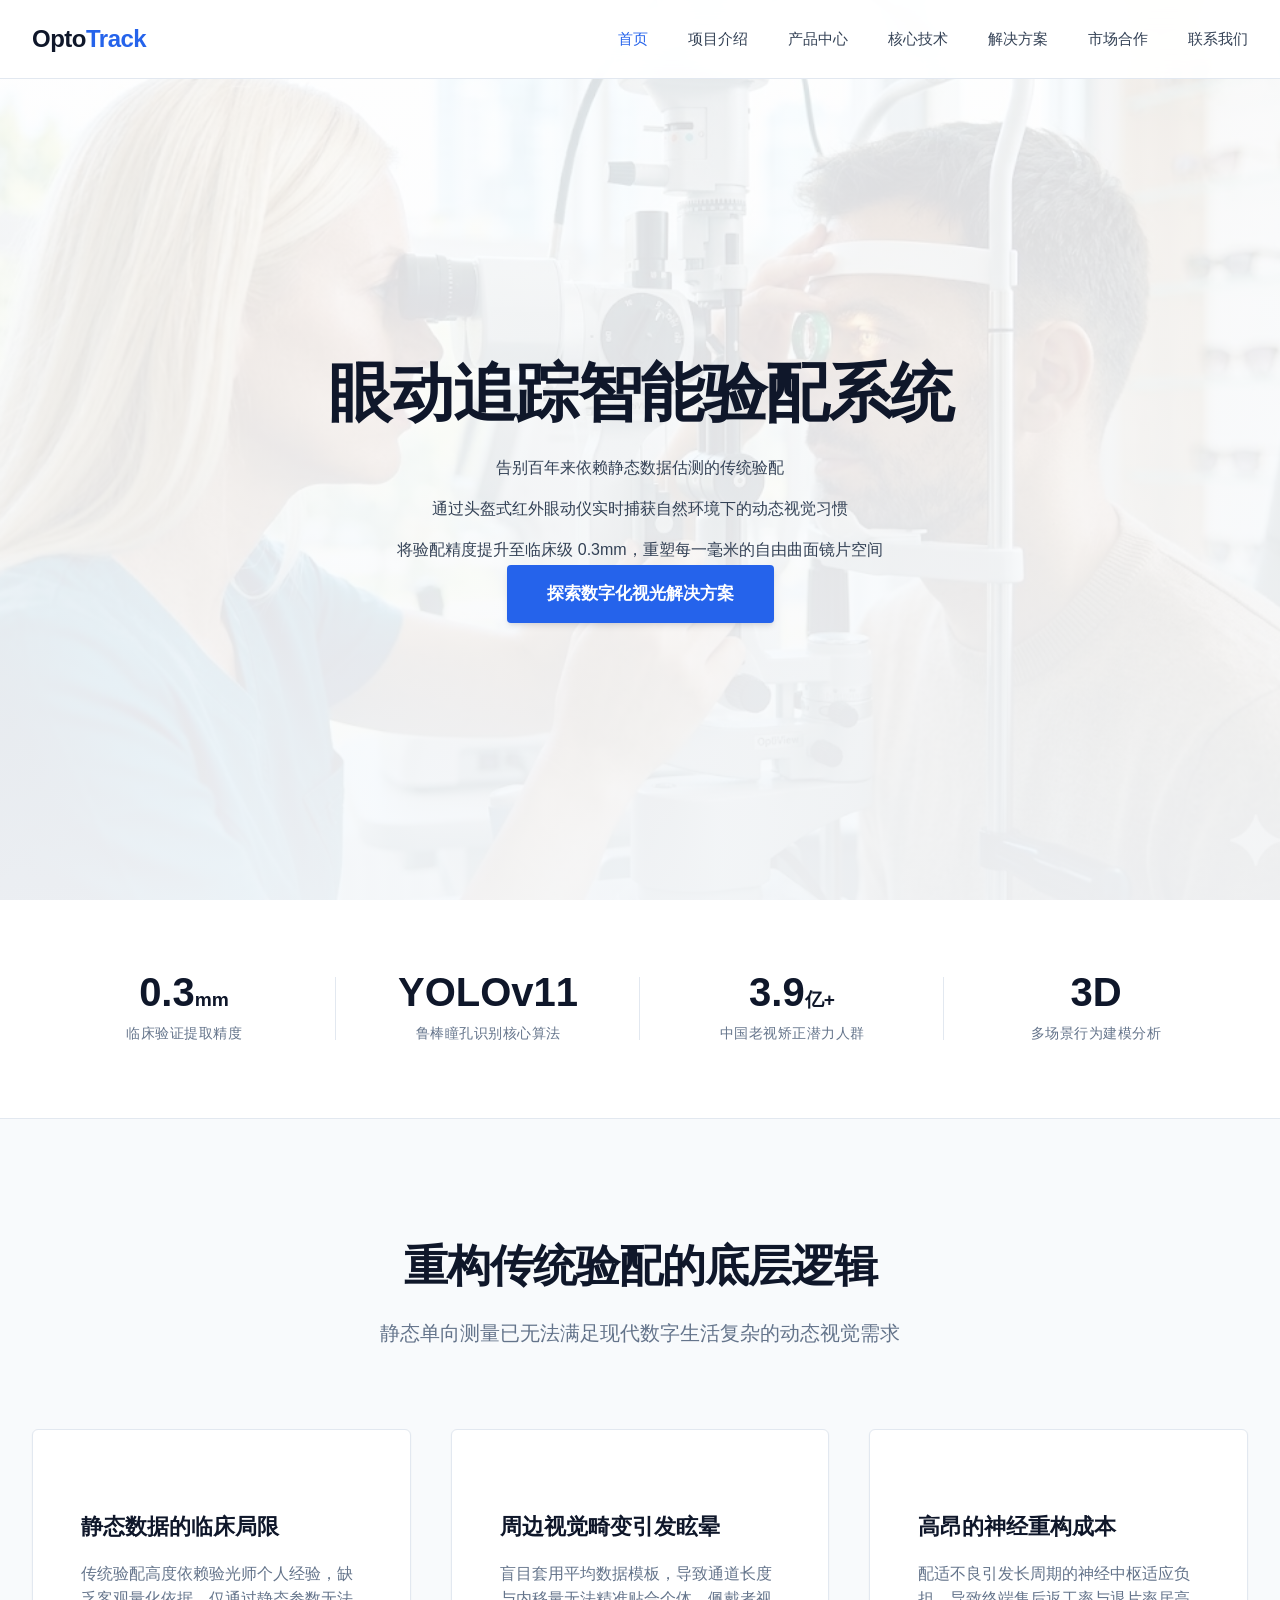
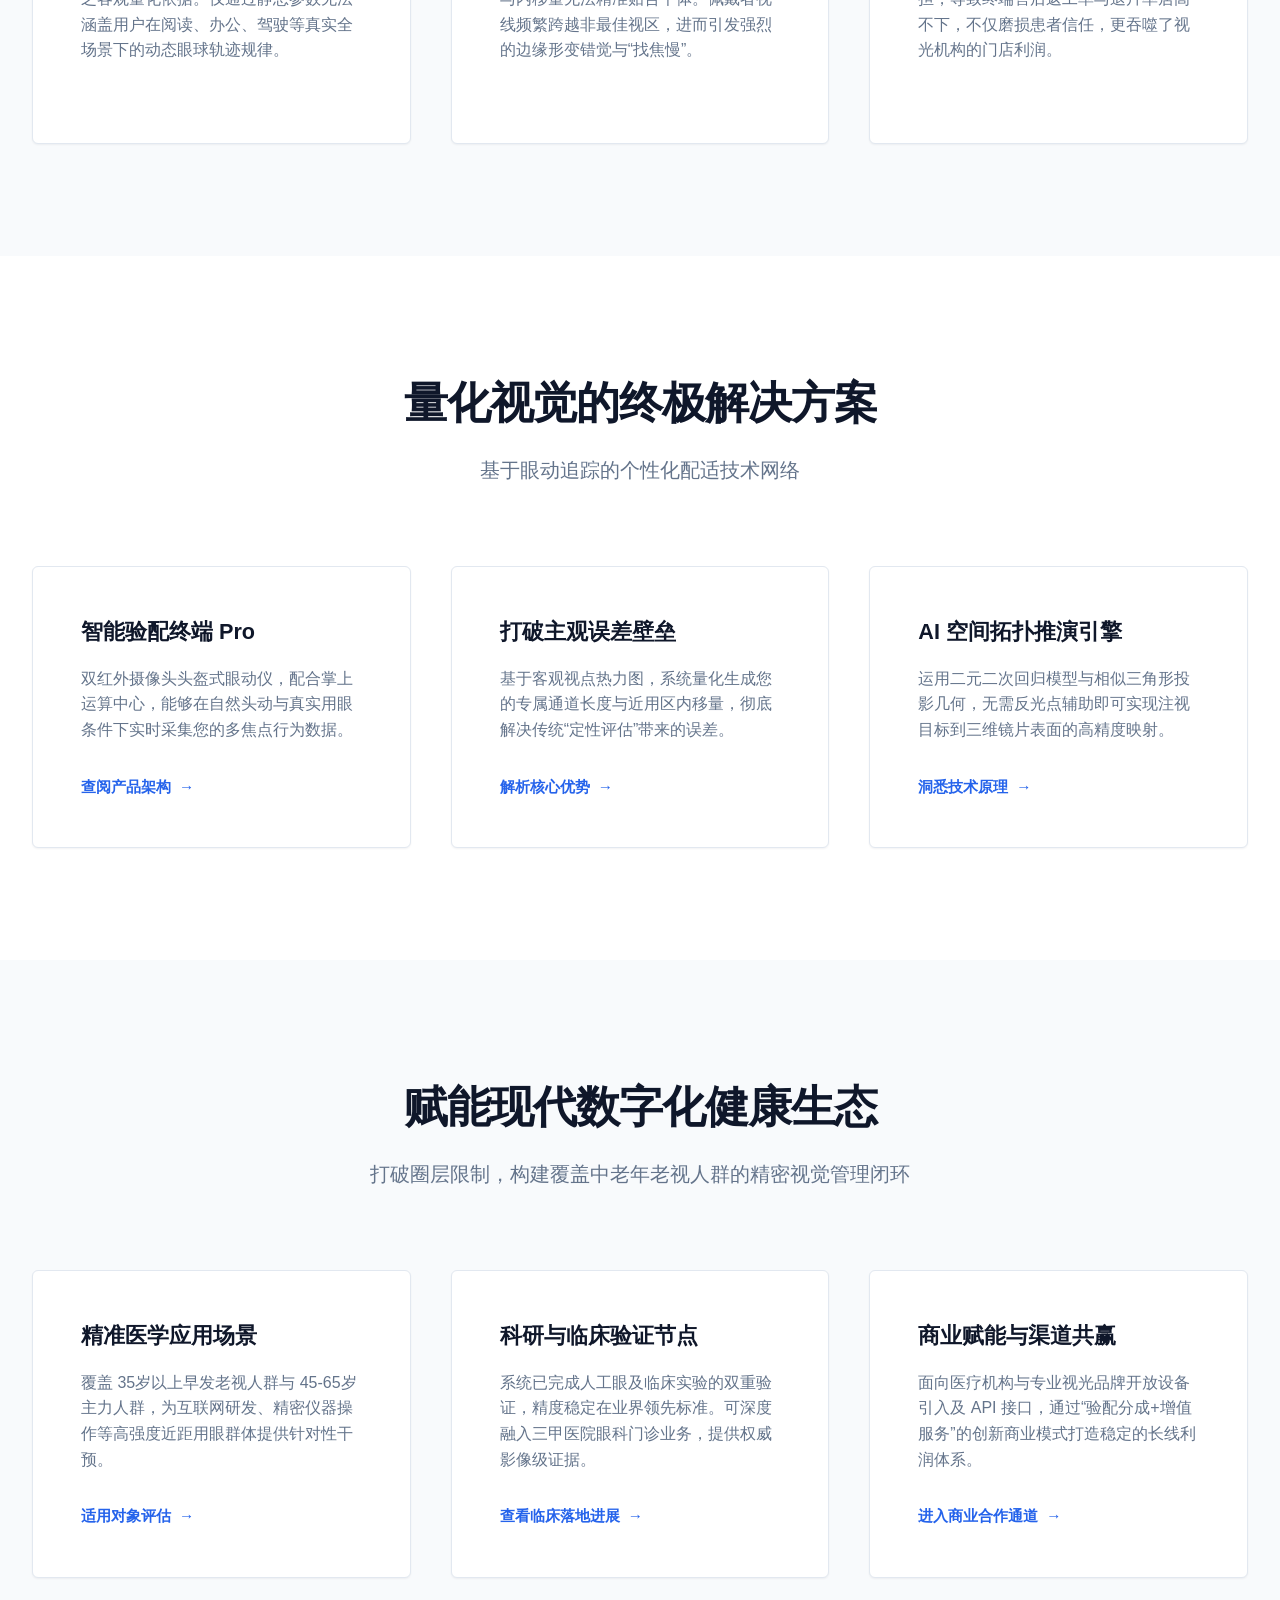
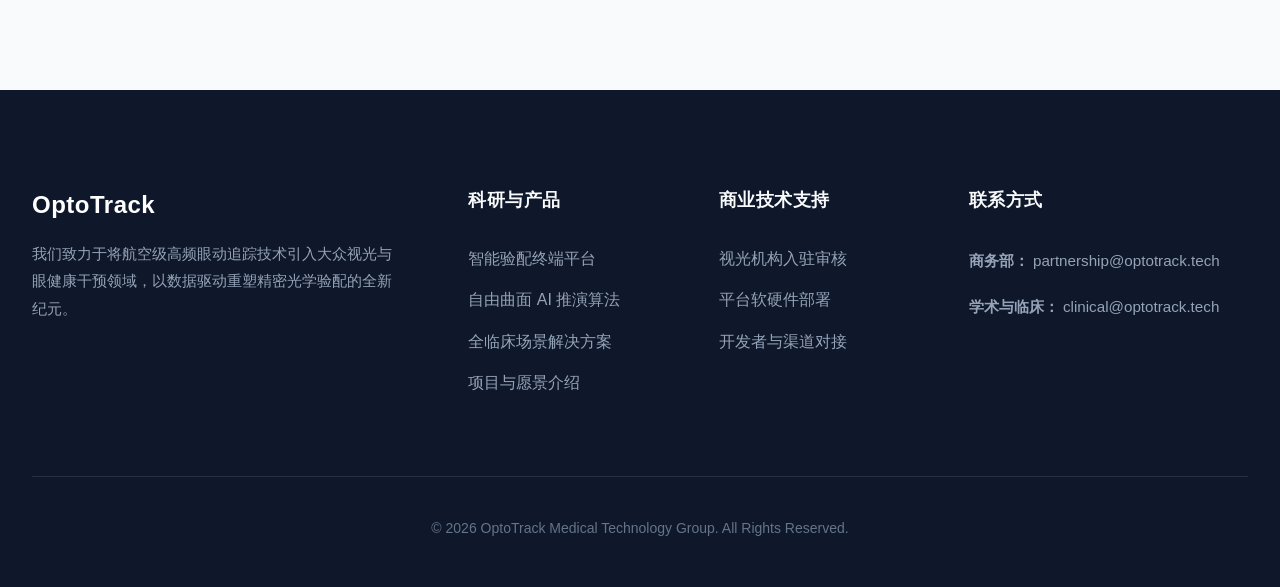
<file: index.html>
<!DOCTYPE html>
<html lang="zh-CN">
<head>
    <meta charset="UTF-8">
    <meta name="viewport" content="width=device-width, initial-scale=1.0">
    <title>OptoTrack | 基于眼动追踪的渐进多焦点镜片智能验配系统</title>
    <meta name="description" content="全球首创医疗级眼动追踪智能验配平台，为老视群体提供基于动态视觉习惯的纯客观、高精度渐进多焦点镜片定制方案。">
    <link rel="stylesheet" href="style.css">
</head>
<body>

    <header class="nav-header">
        <div class="nav-container">
            <a href="index.html" class="logo-brand">Opto<span>Track</span></a>
            
            <ul class="nav-menu">
                <li><a href="index.html" class="active">首页</a></li>
                <li><a href="1about.html">项目介绍</a></li>
                <li><a href="2product.html">产品中心</a></li>
                <li><a href="3tech.html">核心技术</a></li>
                <li><a href="4solu.html">解决方案</a></li>
                <li><a href="5market.html">市场合作</a></li>
                <li><a href="index.html#contact-footer">联系我们</a></li> 
            </ul>
        </div>
    </header>

    <section class="hero-scrolly">
        <div class="hero-content">
            <h1 class="hero-title">眼动追踪智能验配系统</h1>
            <div class="hero-desc">
                <p>告别百年来依赖静态数据估测的传统验配</p>
                <p>通过头盔式红外眼动仪实时捕获自然环境下的动态视觉习惯</p>
                <p>将验配精度提升至临床级 0.3mm，重塑每一毫米的自由曲面镜片空间</p>
            </div>
            <a href="4solu.html" class="hero-cta">探索数字化视光解决方案</a>
        </div>
    </section>

    <section class="trust-bar">
        <div class="trust-container">
            <div class="trust-item">
                <span class="trust-metric">0.3<span style="font-size:1.2rem">mm</span></span>
                <span class="trust-label">临床验证提取精度</span>
            </div>
            <div class="trust-item">
                <span class="trust-metric">YOLOv11</span>
                <span class="trust-label">鲁棒瞳孔识别核心算法</span>
            </div>
            <div class="trust-item">
                <span class="trust-metric">3.9<span style="font-size:1.2rem">亿+</span></span>
                <span class="trust-label">中国老视矫正潜力人群</span>
            </div>
            <div class="trust-item">
                <span class="trust-metric">3D</span>
                <span class="trust-label">多场景行为建模分析</span>
            </div>
        </div>
    </section>

    <section class="section-wrapper alt-bg" id="pain-points">
        <div class="section-header">
            <h2 class="section-title">重构传统验配的底层逻辑</h2>
            <p class="section-subtitle">静态单向测量已无法满足现代数字生活复杂的动态视觉需求</p>
        </div>
        <div class="grid-container">
            <div class="feature-card">
                <div class="card-icon"></div>
                <h3 class="card-title">静态数据的临床局限</h3>
                <p class="card-desc">传统验配高度依赖验光师个人经验，缺乏客观量化依据。仅通过静态参数无法涵盖用户在阅读、办公、驾驶等真实全场景下的动态眼球轨迹规律。</p>
            </div>
            <div class="feature-card">
                <div class="card-icon"></div>
                <h3 class="card-title">周边视觉畸变引发眩晕</h3>
                <p class="card-desc">盲目套用平均数据模板，导致通道长度与内移量无法精准贴合个体。佩戴者视线频繁跨越非最佳视区，进而引发强烈的边缘形变错觉与“找焦慢”。</p>
            </div>
            <div class="feature-card">
                <div class="card-icon"></div>
                <h3 class="card-title">高昂的神经重构成本</h3>
                <p class="card-desc">配适不良引发长周期的神经中枢适应负担，导致终端售后返工率与退片率居高不下，不仅磨损患者信任，更吞噬了视光机构的门店利润。</p>
            </div>
        </div>
    </section>

    <section class="section-wrapper" id="solutions">
        <div class="section-header">
            <h2 class="section-title">量化视觉的终极解决方案</h2>
            <p class="section-subtitle">基于眼动追踪的个性化配适技术网络</p>
        </div>
        <div class="grid-container">
            <div class="feature-card">
                <h3 class="card-title">智能验配终端 Pro</h3>
                <p class="card-desc">双红外摄像头头盔式眼动仪，配合掌上运算中心，能够在自然头动与真实用眼条件下实时采集您的多焦点行为数据。</p>
                <a href="2product.html" class="card-link">查阅产品架构</a>
            </div>
            <div class="feature-card">
                <h3 class="card-title">打破主观误差壁垒</h3>
                <p class="card-desc">基于客观视点热力图，系统量化生成您的专属通道长度与近用区内移量，彻底解决传统“定性评估”带来的误差。</p>
                <a href="3tech.html" class="card-link">解析核心优势</a>
            </div>
            <div class="feature-card">
                <h3 class="card-title">AI 空间拓扑推演引擎</h3>
                <p class="card-desc">运用二元二次回归模型与相似三角形投影几何，无需反光点辅助即可实现注视目标到三维镜片表面的高精度映射。</p>
                <a href="3tech.html" class="card-link">洞悉技术原理</a>
            </div>
        </div>
    </section>

    <section class="section-wrapper alt-bg">
        <div class="section-header">
            <h2 class="section-title">赋能现代数字化健康生态</h2>
            <p class="section-subtitle">打破圈层限制，构建覆盖中老年老视人群的精密视觉管理闭环</p>
        </div>
        <div class="grid-container">
            <div class="feature-card">
                <h3 class="card-title">精准医学应用场景</h3>
                <p class="card-desc">覆盖 35岁以上早发老视人群与 45-65岁主力人群，为互联网研发、精密仪器操作等高强度近距用眼群体提供针对性干预。</p>
                <a href="1about.html" class="card-link">适用对象评估</a>
            </div>
            <div class="feature-card">
                <h3 class="card-title">科研与临床验证节点</h3>
                <p class="card-desc">系统已完成人工眼及临床实验的双重验证，精度稳定在业界领先标准。可深度融入三甲医院眼科门诊业务，提供权威影像级证据。</p>
                <a href="4solu.html" class="card-link">查看临床落地进展</a>
            </div>
            <div class="feature-card">
                <h3 class="card-title">商业赋能与渠道共赢</h3>
                <p class="card-desc">面向医疗机构与专业视光品牌开放设备引入及 API 接口，通过“验配分成+增值服务”的创新商业模式打造稳定的长线利润体系。</p>
                <a href="5market.html" class="card-link">进入商业合作通道</a>
            </div>
        </div>
    </section>

    <footer class="footer-global" id="contact-footer">
        <div class="footer-container">
            <div class="footer-col">
                <h4 style="font-size: 1.5rem; font-weight: 800; color: #FFF; margin-bottom: 1rem;">OptoTrack</h4>
                <p style="color: #94A3B8; font-size: 0.95rem; line-height: 1.8;">
                    我们致力于将航空级高频眼动追踪技术引入大众视光与眼健康干预领域，以数据驱动重塑精密光学验配的全新纪元。
                </p>
            </div>
            <div class="footer-col">
                <h4>科研与产品</h4>
                <ul>
                    <li><a href="2product.html">智能验配终端平台</a></li>
                    <li><a href="3tech.html">自由曲面 AI 推演算法</a></li>
                    <li><a href="4solu.html">全临床场景解决方案</a></li>
                    <li><a href="1about.html">项目与愿景介绍</a></li>
                </ul>
            </div>
            <div class="footer-col">
                <h4>商业技术支持</h4>
                <ul>
                    <li><a href="5market.html">视光机构入驻审核</a></li>
                    <li><a href="5market.html">平台软硬件部署</a></li>
                    <li><a href="index.html#contact-footer">开发者与渠道对接</a></li>
                </ul>
            </div>
            <div class="footer-col">
                <h4>联系方式</h4>
                <ul style="color: #94A3B8; font-size: 0.95rem; line-height: 2;">
                    <li><strong>商务部：</strong> partnership@optotrack.tech</li>
                    <li><strong>学术与临床：</strong> clinical@optotrack.tech</li>
                </ul>
            </div>
        </div>
        <div class="footer-bottom">
            &copy; 2026 OptoTrack Medical Technology Group. All Rights Reserved. 
        </div>
    </footer>

    <div class="modal-overlay" id="globalModal">
        <div class="modal-content">
            <button class="modal-close" aria-label="关闭弹窗">&times;</button>
            <div class="modal-body" id="modalBody"></div>
        </div>
    </div>

    <script src="script.js"></script>

    <button id="back-to-top" class="back-to-top" aria-label="回到顶部">
        <svg viewBox="0 0 24 24" width="24" height="24" stroke="currentColor" stroke-width="2.5" fill="none" stroke-linecap="round" stroke-linejoin="round">
            <line x1="12" y1="19" x2="12" y2="5"></line>
            <polyline points="5 12 12 5 19 12"></polyline>
        </svg>
    </button>

    <script src="script.js"></script>
</body>
</html>

</body>
</html>
</file>
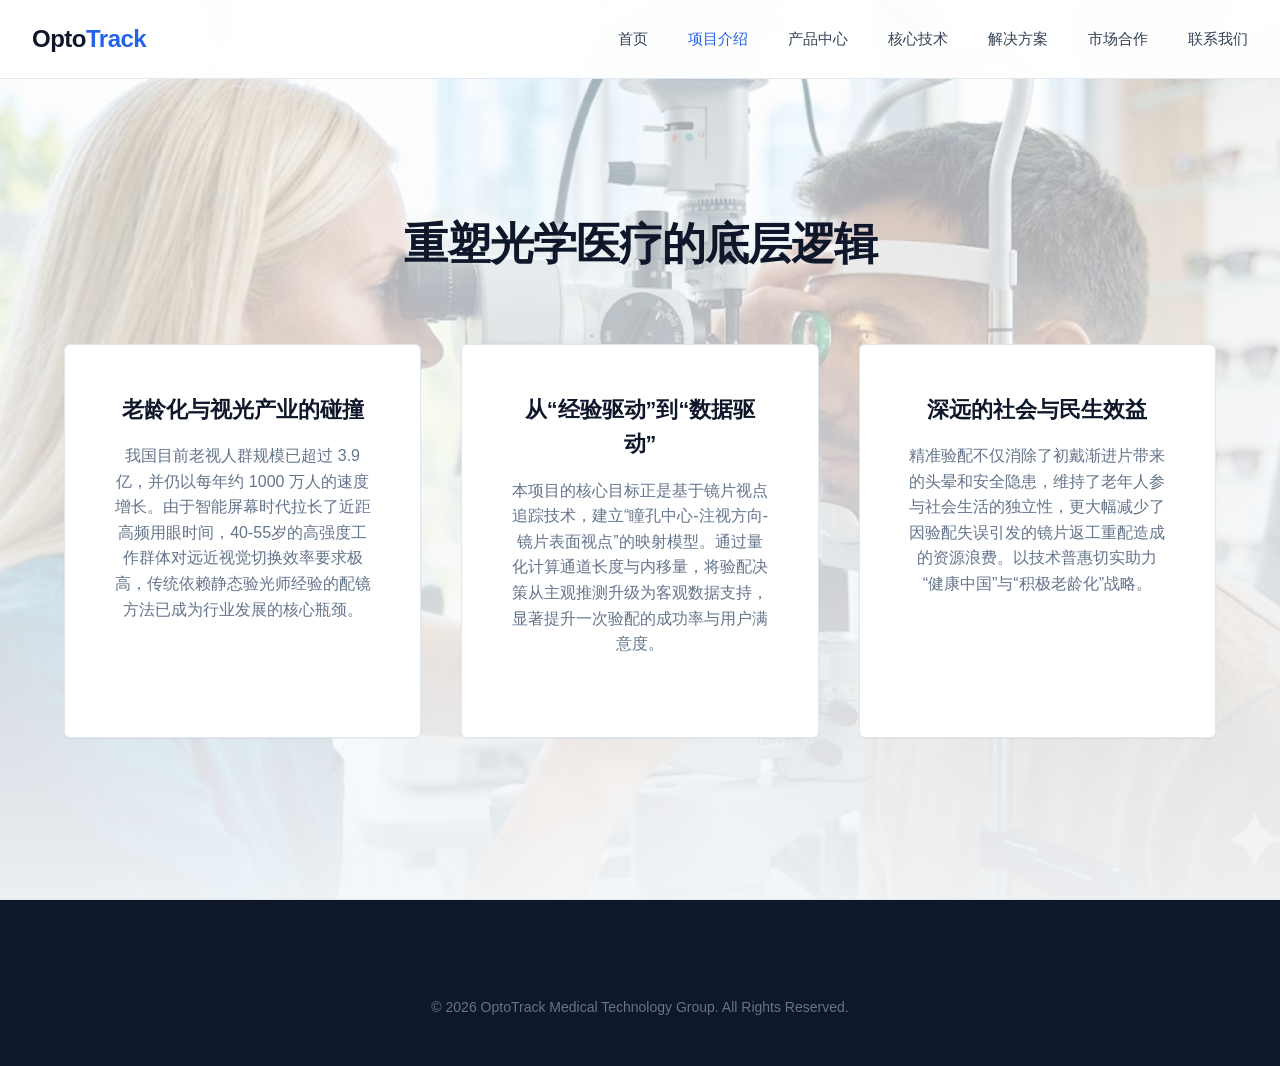
<file: 1about.html>
<!DOCTYPE html>
<html lang="zh-CN">
<head>
    <meta charset="UTF-8">
    <meta name="viewport" content="width=device-width, initial-scale=1.0">
    <title>项目介绍 | OptoTrack 智能验配系统</title>
    <link rel="stylesheet" href="style.css">
</head>
<body>
    <header class="nav-header">
        <div class="nav-container">
            <a href="index.html" class="logo-brand">Opto<span>Track</span></a>
            <ul class="nav-menu">
                <li><a href="index.html">首页</a></li>
                <li><a href="1about.html" class="active">项目介绍</a></li>
                <li><a href="2product.html">产品中心</a></li>
                <li><a href="3tech.html">核心技术</a></li>
                <li><a href="4solu.html">解决方案</a></li>
                <li><a href="5market.html">市场合作</a></li>
                <li><a href="index.html#contact-footer">联系我们</a></li>
            </ul>
        </div>
    </header>

    <main>
        <section class="sub-page-hero" style="
            background-image: linear-gradient(rgba(255, 255, 255, 0.6), rgba(248, 250, 252, 0.95)), url('image/11.jpg');
            background-size: cover;
            background-position: center;
            background-repeat: no-repeat;
            min-height: 100vh;        
            display: flex;             
            flex-direction: column;    
            justify-content: center;   
            align-items: center;       
            padding-top: 80px;         
            padding-bottom: 2rem;
            box-sizing: border-box;
        ">
        
            <div class="section-wrapper" style="background: transparent; padding: 0; width: 100%; max-width: 1280px;">
                <div class="section-header" style="margin-bottom: 4rem;">
                    <h2 class="section-title" style="text-align: center;">重塑光学医疗的底层逻辑</h2>
                </div>
                
                <div class="grid-container" style="padding: 0 2rem;">
                    <div class="feature-card">
                        <h3 class="card-title">老龄化与视光产业的碰撞</h3>
                        <p class="card-desc">我国目前老视人群规模已超过 3.9 亿，并仍以每年约 1000 万人的速度增长。由于智能屏幕时代拉长了近距高频用眼时间，40-55岁的高强度工作群体对远近视觉切换效率要求极高，传统依赖静态验光师经验的配镜方法已成为行业发展的核心瓶颈。</p>
                    </div>
                    <div class="feature-card">
                        <h3 class="card-title">从“经验驱动”到“数据驱动”</h3>
                        <p class="card-desc">本项目的核心目标正是基于镜片视点追踪技术，建立“瞳孔中心-注视方向-镜片表面视点”的映射模型。通过量化计算通道长度与内移量，将验配决策从主观推测升级为客观数据支持，显著提升一次验配的成功率与用户满意度。</p>
                    </div>
                    <div class="feature-card">
                        <h3 class="card-title">深远的社会与民生效益</h3>
                        <p class="card-desc">精准验配不仅消除了初戴渐进片带来的头晕和安全隐患，维持了老年人参与社会生活的独立性，更大幅减少了因验配失误引发的镜片返工重配造成的资源浪费。以技术普惠切实助力“健康中国”与“积极老龄化”战略。</p>
                    </div>
                </div>
            </div>
            
        </section>
    </main>

    <footer class="footer-global">
        <div class="footer-bottom" style="border-top: none; padding-top:0;">&copy; 2026 OptoTrack Medical Technology Group. All Rights Reserved.</div>
    </footer>
    <script src="script.js"></script>
</body>
</html>
</file>
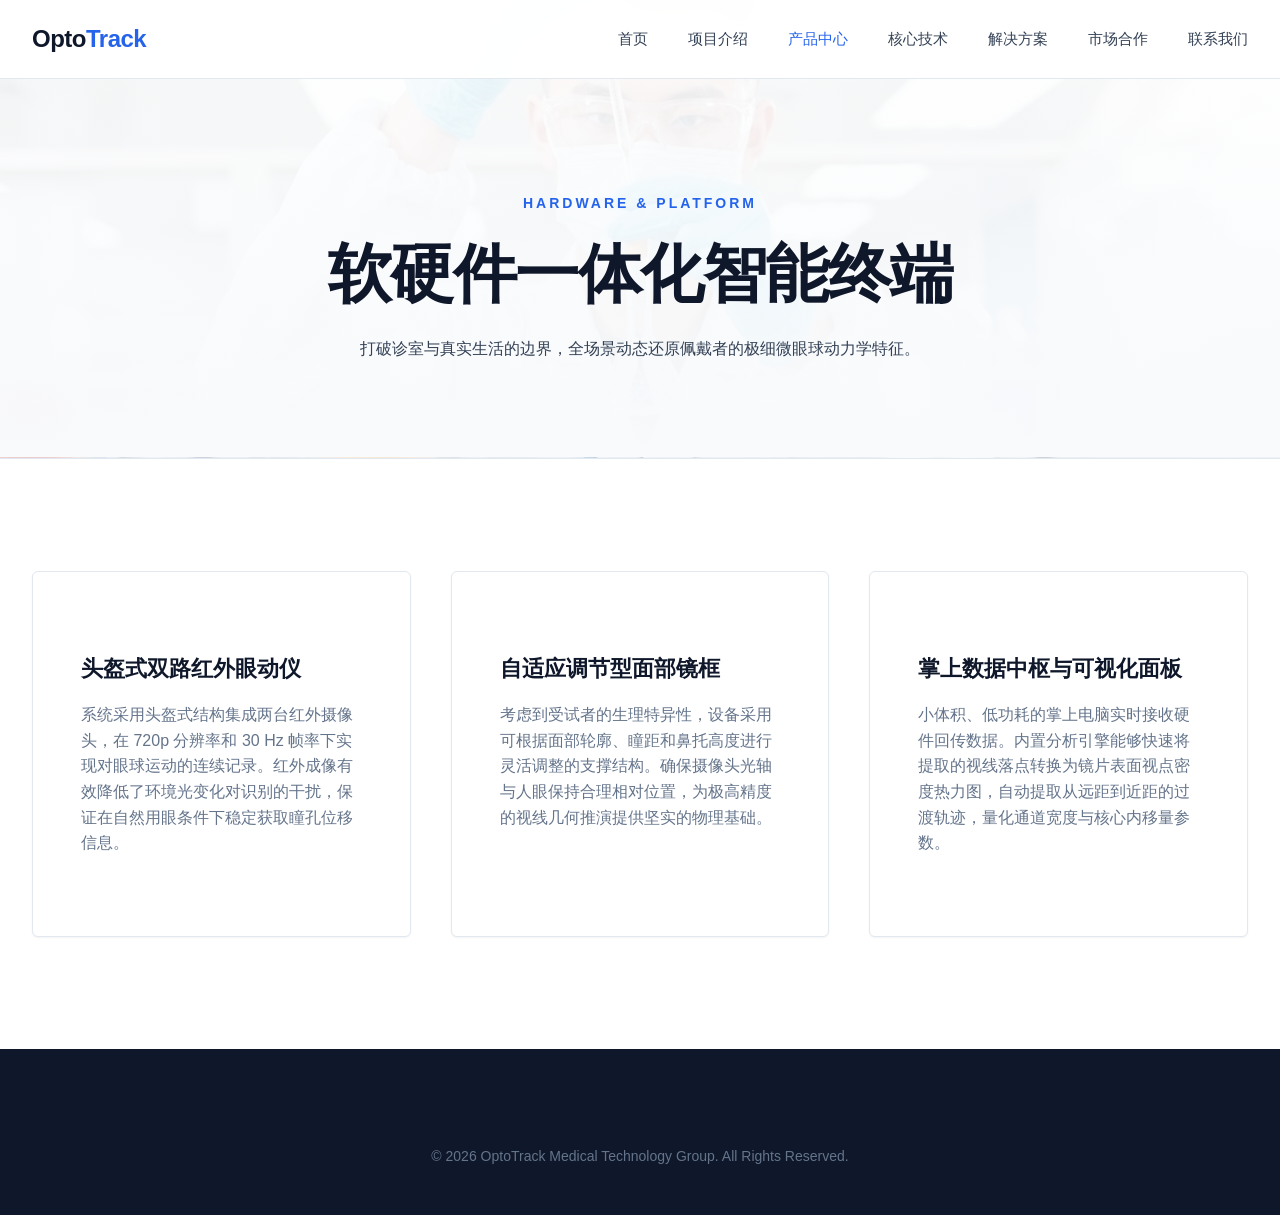
<file: 2product.html>
<!DOCTYPE html>
<html lang="zh-CN">
<head>
    <meta charset="UTF-8">
    <meta name="viewport" content="width=device-width, initial-scale=1.0">
    <title>产品中心 | OptoTrack 智能验配系统</title>
    <link rel="stylesheet" href="style.css">
</head>
<body>
    <header class="nav-header">
        <div class="nav-container">
            <a href="index.html" class="logo-brand">Opto<span>Track</span></a>
            <ul class="nav-menu">
                <li><a href="index.html">首页</a></li>
                <li><a href="1about.html">项目介绍</a></li>
                <li><a href="2product.html" class="active">产品中心</a></li>
                <li><a href="3tech.html">核心技术</a></li>
                <li><a href="4solu.html">解决方案</a></li>
                <li><a href="5market.html">市场合作</a></li>
                <li><a href="index.html#contact-footer">联系我们</a></li>
            </ul>
        </div>
    </header>

    <main>
        <section class="sub-page-hero">
            <span class="hero-tagline">Hardware & Platform</span>
            <h1 class="hero-title">软硬件一体化智能终端</h1>
            <p class="hero-desc">打破诊室与真实生活的边界，全场景动态还原佩戴者的极细微眼球动力学特征。</p>
        </section>

        <section class="section-wrapper">
            <div class="grid-container">
                <div class="feature-card">
                    <div class="card-icon"></div>
                    <h3 class="card-title">头盔式双路红外眼动仪</h3>
                    <p class="card-desc">系统采用头盔式结构集成两台红外摄像头，在 720p 分辨率和 30 Hz 帧率下实现对眼球运动的连续记录。红外成像有效降低了环境光变化对识别的干扰，保证在自然用眼条件下稳定获取瞳孔位移信息。</p>
                </div>
                <div class="feature-card">
                    <div class="card-icon"></div>
                    <h3 class="card-title">自适应调节型面部镜框</h3>
                    <p class="card-desc">考虑到受试者的生理特异性，设备采用可根据面部轮廓、瞳距和鼻托高度进行灵活调整的支撑结构。确保摄像头光轴与人眼保持合理相对位置，为极高精度的视线几何推演提供坚实的物理基础。</p>
                </div>
                <div class="feature-card">
                    <div class="card-icon"></div>
                    <h3 class="card-title">掌上数据中枢与可视化面板</h3>
                    <p class="card-desc">小体积、低功耗的掌上电脑实时接收硬件回传数据。内置分析引擎能够快速将提取的视线落点转换为镜片表面视点密度热力图，自动提取从远距到近距的过渡轨迹，量化通道宽度与核心内移量参数。</p>
                </div>
            </div>
        </section>
    </main>

    <footer class="footer-global">
        <div class="footer-bottom" style="border-top: none; padding-top:0;">&copy; 2026 OptoTrack Medical Technology Group. All Rights Reserved.</div>
    </footer>
    <script src="script.js"></script>
</body>
</html>
</file>
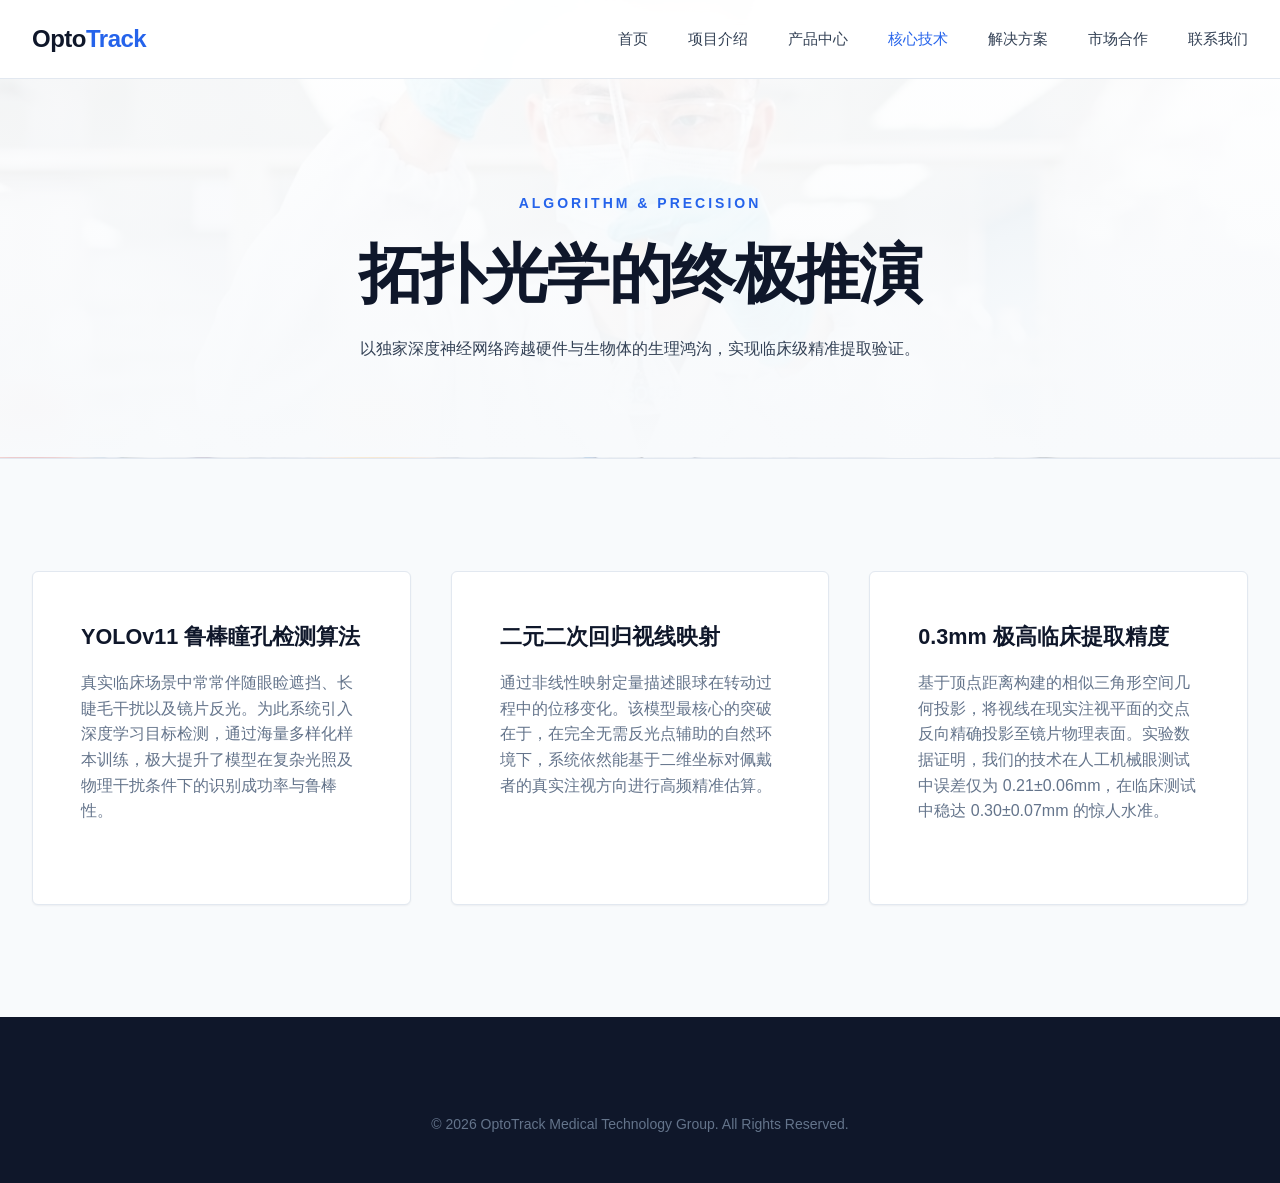
<file: 3tech.html>
<!DOCTYPE html>
<html lang="zh-CN">
<head>
    <meta charset="UTF-8">
    <meta name="viewport" content="width=device-width, initial-scale=1.0">
    <title>核心技术 | OptoTrack 智能验配系统</title>
    <link rel="stylesheet" href="style.css">
</head>
<body>
    <header class="nav-header">
        <div class="nav-container">
            <a href="index.html" class="logo-brand">Opto<span>Track</span></a>
            <ul class="nav-menu">
                <li><a href="index.html">首页</a></li>
                <li><a href="1about.html">项目介绍</a></li>
                <li><a href="2product.html">产品中心</a></li>
                <li><a href="3tech.html" class="active">核心技术</a></li>
                <li><a href="4solu.html">解决方案</a></li>
                <li><a href="5market.html">市场合作</a></li>
                <li><a href="index.html#contact-footer">联系我们</a></li>
            </ul>
        </div>
    </header>

    <main>
        <section class="sub-page-hero">
            <span class="hero-tagline">Algorithm & Precision</span>
            <h1 class="hero-title">拓扑光学的终极推演</h1>
            <p class="hero-desc">以独家深度神经网络跨越硬件与生物体的生理鸿沟，实现临床级精准提取验证。</p>
        </section>

        <section class="section-wrapper alt-bg">
            <div class="grid-container">
                <div class="feature-card">
                    <h3 class="card-title">YOLOv11 鲁棒瞳孔检测算法</h3>
                    <p class="card-desc">真实临床场景中常常伴随眼睑遮挡、长睫毛干扰以及镜片反光。为此系统引入深度学习目标检测，通过海量多样化样本训练，极大提升了模型在复杂光照及物理干扰条件下的识别成功率与鲁棒性。</p>
                </div>
                <div class="feature-card">
                    <h3 class="card-title">二元二次回归视线映射</h3>
                    <p class="card-desc">通过非线性映射定量描述眼球在转动过程中的位移变化。该模型最核心的突破在于，在完全无需反光点辅助的自然环境下，系统依然能基于二维坐标对佩戴者的真实注视方向进行高频精准估算。</p>
                </div>
                <div class="feature-card">
                    <h3 class="card-title">0.3mm 极高临床提取精度</h3>
                    <p class="card-desc">基于顶点距离构建的相似三角形空间几何投影，将视线在现实注视平面的交点反向精确投影至镜片物理表面。实验数据证明，我们的技术在人工机械眼测试中误差仅为 0.21±0.06mm，在临床测试中稳达 0.30±0.07mm 的惊人水准。</p>
                </div>
            </div>
        </section>
    </main>

    <footer class="footer-global">
        <div class="footer-bottom" style="border-top: none; padding-top:0;">&copy; 2026 OptoTrack Medical Technology Group. All Rights Reserved.</div>
    </footer>
    <script src="script.js"></script>
</body>
</html>
</file>
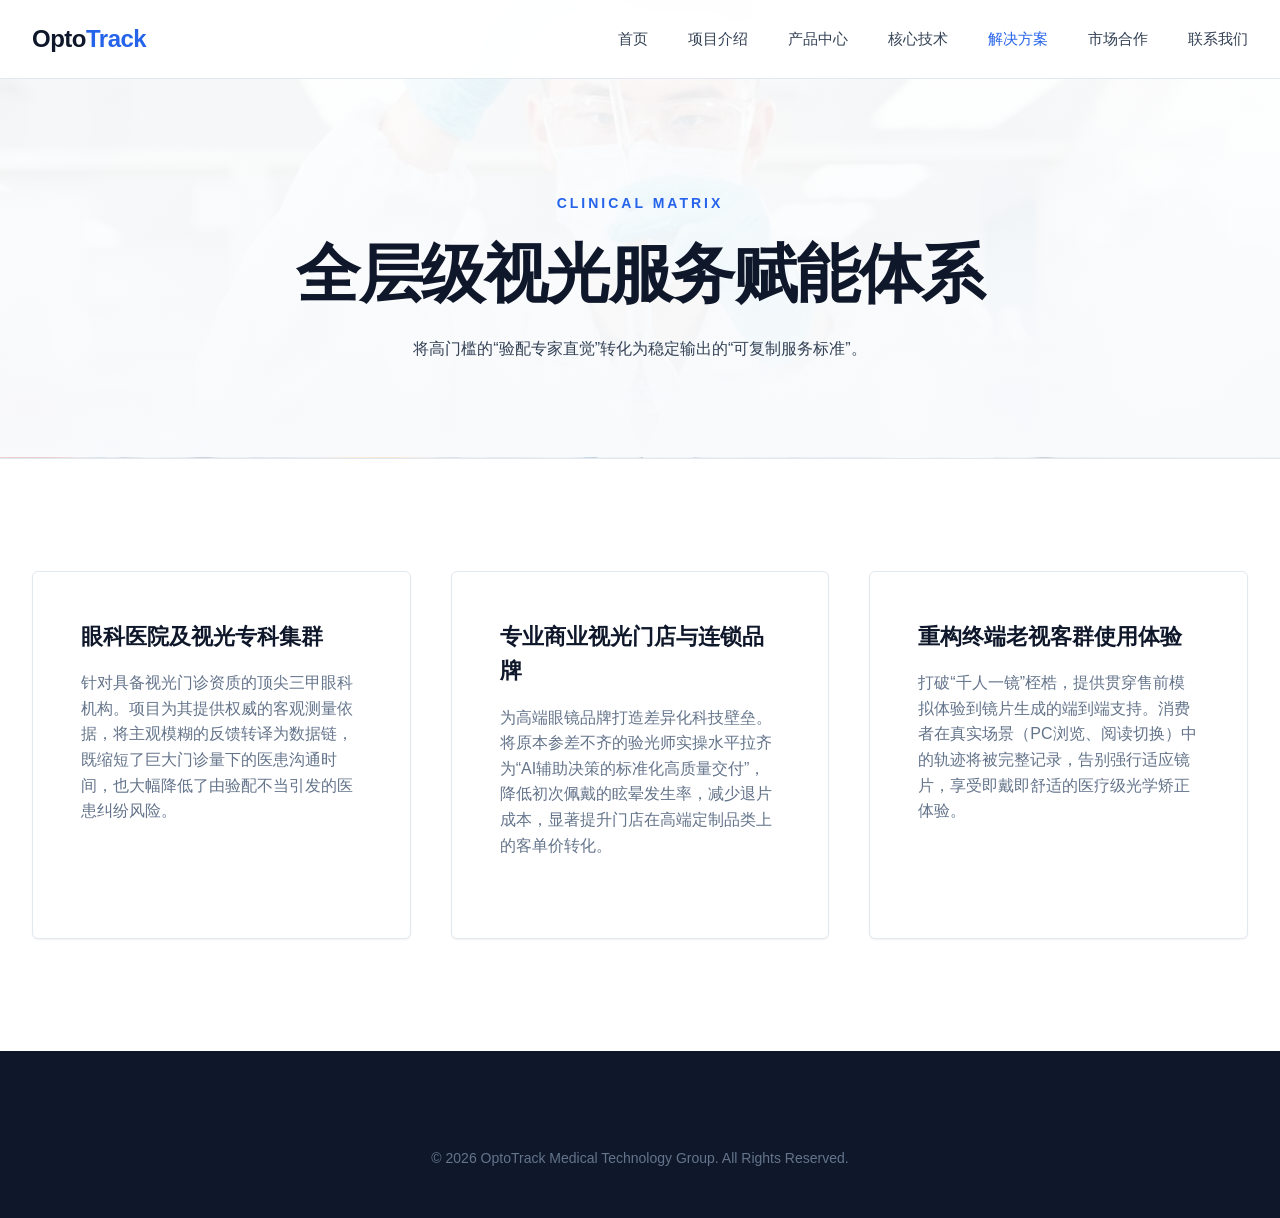
<file: 4solu.html>
<!DOCTYPE html>
<html lang="zh-CN">
<head>
    <meta charset="UTF-8">
    <meta name="viewport" content="width=device-width, initial-scale=1.0">
    <title>临床解决方案 | OptoTrack 智能验配系统</title>
    <link rel="stylesheet" href="style.css">
</head>
<body>
    <header class="nav-header">
        <div class="nav-container">
            <a href="index.html" class="logo-brand">Opto<span>Track</span></a>
            <ul class="nav-menu">
                <li><a href="index.html">首页</a></li>
                <li><a href="1about.html">项目介绍</a></li>
                <li><a href="2product.html">产品中心</a></li>
                <li><a href="3tech.html">核心技术</a></li>
                <li><a href="4solu.html" class="active">解决方案</a></li>
                <li><a href="5market.html">市场合作</a></li>
                <li><a href="index.html#contact-footer">联系我们</a></li>
            </ul>
        </div>
    </header>

    <main>
        <section class="sub-page-hero">
            <span class="hero-tagline">Clinical Matrix</span>
            <h1 class="hero-title">全层级视光服务赋能体系</h1>
            <p class="hero-desc">将高门槛的“验配专家直觉”转化为稳定输出的“可复制服务标准”。</p>
        </section>

        <section class="section-wrapper">
            <div class="grid-container">
                <div class="feature-card">
                    <h3 class="card-title">眼科医院及视光专科集群</h3>
                    <p class="card-desc">针对具备视光门诊资质的顶尖三甲眼科机构。项目为其提供权威的客观测量依据，将主观模糊的反馈转译为数据链，既缩短了巨大门诊量下的医患沟通时间，也大幅降低了由验配不当引发的医患纠纷风险。</p>
                </div>
                <div class="feature-card">
                    <h3 class="card-title">专业商业视光门店与连锁品牌</h3>
                    <p class="card-desc">为高端眼镜品牌打造差异化科技壁垒。将原本参差不齐的验光师实操水平拉齐为“AI辅助决策的标准化高质量交付”，降低初次佩戴的眩晕发生率，减少退片成本，显著提升门店在高端定制品类上的客单价转化。</p>
                </div>
                <div class="feature-card">
                    <h3 class="card-title">重构终端老视客群使用体验</h3>
                    <p class="card-desc">打破“千人一镜”桎梏，提供贯穿售前模拟体验到镜片生成的端到端支持。消费者在真实场景（PC浏览、阅读切换）中的轨迹将被完整记录，告别强行适应镜片，享受即戴即舒适的医疗级光学矫正体验。</p>
                </div>
            </div>
        </section>
    </main>

    <footer class="footer-global">
        <div class="footer-bottom" style="border-top: none; padding-top:0;">&copy; 2026 OptoTrack Medical Technology Group. All Rights Reserved.</div>
    </footer>
    <script src="script.js"></script>
</body>
</html>
</file>
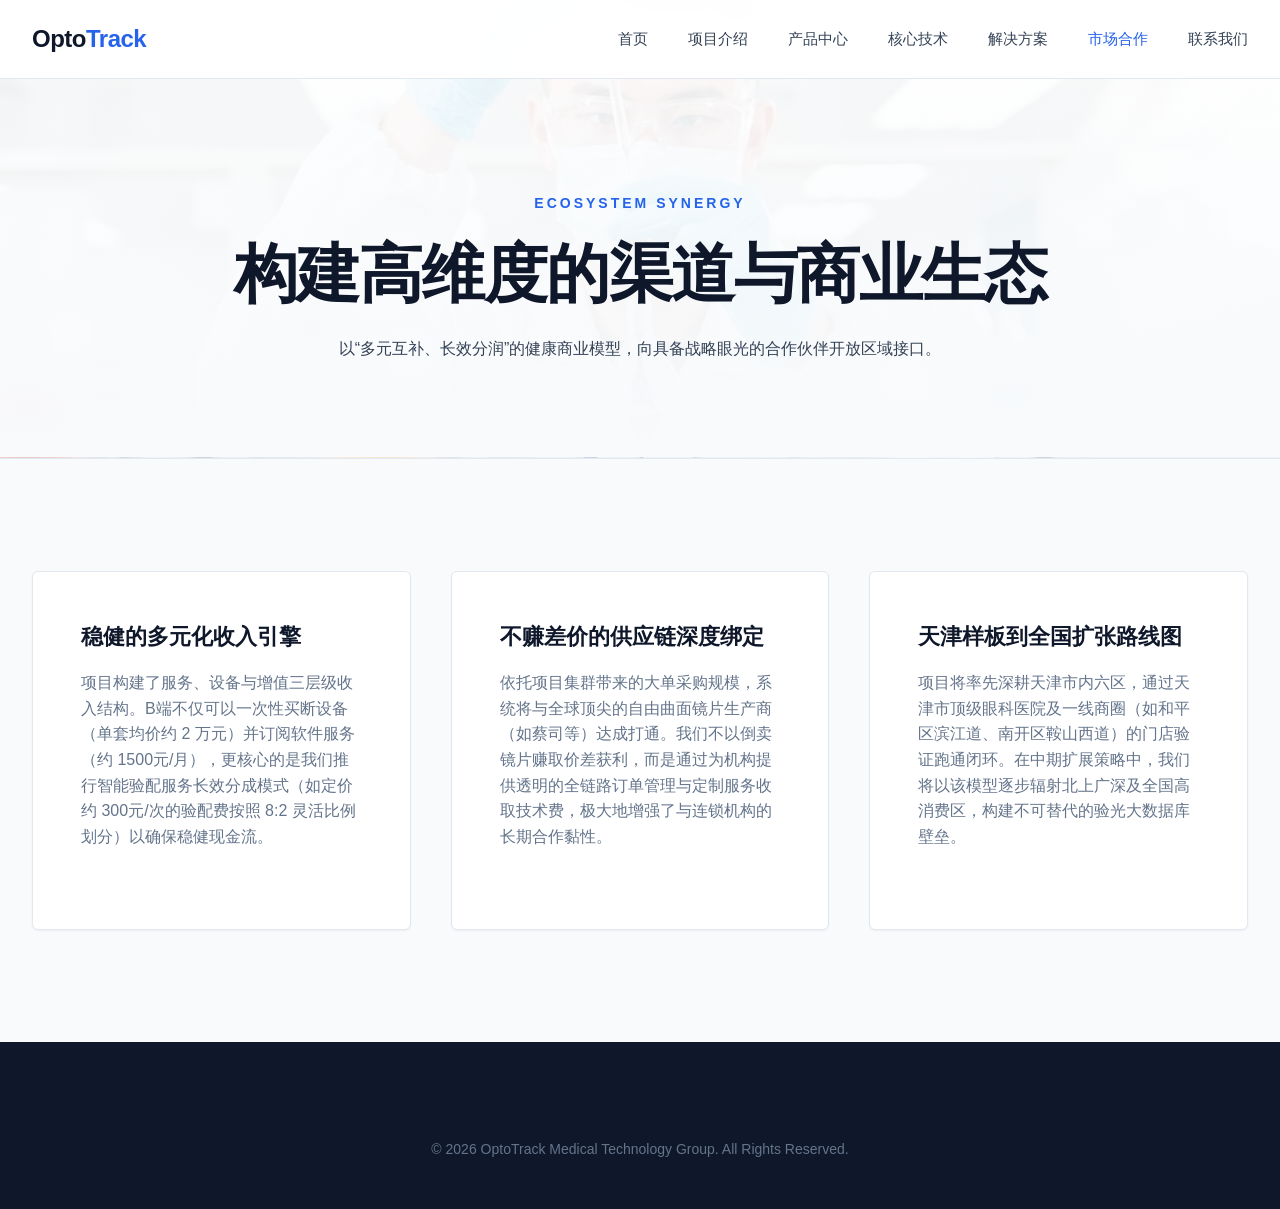
<file: 5market.html>
<!DOCTYPE html>
<html lang="zh-CN">
<head>
    <meta charset="UTF-8">
    <meta name="viewport" content="width=device-width, initial-scale=1.0">
    <title>市场合作 | OptoTrack 智能验配系统</title>
    <link rel="stylesheet" href="style.css">
</head>
<body>
    <header class="nav-header">
        <div class="nav-container">
            <a href="index.html" class="logo-brand">Opto<span>Track</span></a>
            <ul class="nav-menu">
                <li><a href="index.html">首页</a></li>
                <li><a href="1about.html">项目介绍</a></li>
                <li><a href="2product.html">产品中心</a></li>
                <li><a href="3tech.html">核心技术</a></li>
                <li><a href="4solu.html">解决方案</a></li>
                <li><a href="5market.html" class="active">市场合作</a></li>
                <li><a href="index.html#contact-footer">联系我们</a></li>
            </ul>
        </div>
    </header>

    <main>
        <section class="sub-page-hero">
            <span class="hero-tagline">Ecosystem Synergy</span>
            <h1 class="hero-title">构建高维度的渠道与商业生态</h1>
            <p class="hero-desc">以“多元互补、长效分润”的健康商业模型，向具备战略眼光的合作伙伴开放区域接口。</p>
        </section>

        <section class="section-wrapper alt-bg">
            <div class="grid-container">
                <div class="feature-card">
                    <h3 class="card-title">稳健的多元化收入引擎</h3>
                    <p class="card-desc">项目构建了服务、设备与增值三层级收入结构。B端不仅可以一次性买断设备（单套均价约 2 万元）并订阅软件服务（约 1500元/月），更核心的是我们推行智能验配服务长效分成模式（如定价约 300元/次的验配费按照 8:2 灵活比例划分）以确保稳健现金流。</p>
                </div>
                <div class="feature-card">
                    <h3 class="card-title">不赚差价的供应链深度绑定</h3>
                    <p class="card-desc">依托项目集群带来的大单采购规模，系统将与全球顶尖的自由曲面镜片生产商（如蔡司等）达成打通。我们不以倒卖镜片赚取价差获利，而是通过为机构提供透明的全链路订单管理与定制服务收取技术费，极大地增强了与连锁机构的长期合作黏性。</p>
                </div>
                <div class="feature-card">
                    <h3 class="card-title">天津样板到全国扩张路线图</h3>
                    <p class="card-desc">项目将率先深耕天津市内六区，通过天津市顶级眼科医院及一线商圈（如和平区滨江道、南开区鞍山西道）的门店验证跑通闭环。在中期扩展策略中，我们将以该模型逐步辐射北上广深及全国高消费区，构建不可替代的验光大数据库壁垒。</p>
                </div>
            </div>
        </section>
    </main>

    <footer class="footer-global">
        <div class="footer-bottom" style="border-top: none; padding-top:0;">&copy; 2026 OptoTrack Medical Technology Group. All Rights Reserved.</div>
    </footer>
    <script src="script.js"></script>
</body>
</html>
</file>
<file: style.css>
:root {
    --clr-primary: #0F172A; 
    --clr-accent: #2563EB; 
    --clr-accent-hover: #1D4ED8;
    --clr-text-main: #334155;
    --clr-text-muted: #64748B;
    --clr-bg-page: #F8FAFC;
    --clr-bg-surface: #FFFFFF;
    --clr-border: #E2E8F0;
    
    --font-stack: -apple-system, BlinkMacSystemFont, "Segoe UI", "PingFang SC", "Hiragino Sans GB", "Microsoft YaHei", sans-serif;
    
    --transition-fast: 0.25s cubic-bezier(0.4, 0, 0.2, 1);
    --shadow-sm: 0 1px 2px 0 rgba(15, 23, 42, 0.05);
    --shadow-md: 0 4px 6px -1px rgba(15, 23, 42, 0.1), 0 2px 4px -1px rgba(15, 23, 42, 0.06);
    --shadow-lg: 0 10px 15px -3px rgba(15, 23, 42, 0.1), 0 4px 6px -2px rgba(15, 23, 42, 0.05);
}

* {
    margin: 0;
    padding: 0;
    box-sizing: border-box;
}

body {
    font-family: var(--font-stack);
    color: var(--clr-text-main);
    background-color: var(--clr-bg-page);
    line-height: 1.6;
    -webkit-font-smoothing: antialiased;
    -moz-osx-font-smoothing: grayscale;
}

.nav-header {
    position: fixed;
    top: 0;
    left: 0;
    width: 100%;
    background-color: rgba(255, 255, 255, 0.95);
    backdrop-filter: blur(12px);
    border-bottom: 1px solid var(--clr-border);
    z-index: 1000;
    transition: all var(--transition-fast);
}

.nav-container {
    max-width: 1280px;
    margin: 0 auto;
    padding: 1.25rem 2rem;
    display: flex;
    justify-content: space-between;
    align-items: center;
    transition: padding var(--transition-fast);
}

.nav-header.scrolled.nav-container {
    padding: 0.75rem 2rem;
}

.logo-brand {
    font-size: 1.5rem;
    font-weight: 800;
    color: var(--clr-primary);
    text-decoration: none;
    letter-spacing: -0.5px;
}

.logo-brand span {
    color: var(--clr-accent);
}

.nav-menu {
    display: flex;
    gap: 2.5rem;
    list-style: none;
}

.nav-menu a {
    text-decoration: none;
    color: var(--clr-text-main);
    font-weight: 500;
    font-size: 0.95rem;
    transition: color var(--transition-fast);
}

.nav-menu a:hover,.nav-menu a.active {
    color: var(--clr-accent);
}

.search-btn {
    background: none;
    border: none;
    cursor: pointer;
    color: var(--clr-text-main);
    font-size: 1.2rem;
    transition: color var(--transition-fast);
}

.search-btn:hover {
    color: var(--clr-accent);
}

.hero-scrolly {
    min-height: 100vh;
    display: flex;
    align-items: center;
    justify-content: center;
    text-align: center;
    background-image: linear-gradient(rgba(255, 255, 255, 0.85), rgba(248, 250, 252, 0.95)), url('image/11.jpg');
    background-size: cover;
    background-position: center;
    background-attachment: fixed; /* 开启视差滚动效果 */
    position: relative;
    padding-top: 80px;
    overflow: hidden;
}

.hero-content {
    max-width: 800px;
    padding: 0 2rem;
    z-index: 2;
    animation: fadeUp 0.8s ease-out forwards;
}

.hero-tagline {
    font-size: 0.875rem;
    text-transform: uppercase;
    letter-spacing: 3px;
    color: var(--clr-accent);
    font-weight: 700;
    margin-bottom: 1.5rem;
    display: block;
}

.hero-title {
    font-size: 4rem;
    font-weight: 800;
    color: var(--clr-primary);
    margin-bottom: 1.5rem;
    line-height: 1.15;
    letter-spacing: -1.5px;
}

.hero-desc {
  text-align: center;
}

.hero-desc p {
  margin: 0 0 12px;
  line-height: 1.8;
}

.hero-desc p:last-child {
  margin-bottom: 0;
}

.hero-cta {
    display: inline-flex;
    align-items: center;
    justify-content: center;
    padding: 1rem 2.5rem;
    background-color: var(--clr-accent);
    color: #FFF;
    text-decoration: none;
    border-radius: 4px;
    font-weight: 600;
    font-size: 1.05rem;
    transition: background-color var(--transition-fast), transform var(--transition-fast);
    box-shadow: var(--shadow-md);
}

.hero-cta:hover {
    background-color: var(--clr-accent-hover);
    transform: translateY(-2px);
}

.sub-page-hero {
    padding: 12rem 2rem 6rem 2rem;
    text-align: center;
    border-bottom: 1px solid var(--clr-border);
    background-image: linear-gradient(rgba(255, 255, 255, 0.9), rgba(248, 250, 252, 1)), url('image/7.jpg');
    background-size: cover;
    background-position: center;
}

.trust-bar {
    background-color: var(--clr-bg-surface);
    padding: 3.5rem 0;
    border-bottom: 1px solid var(--clr-border);
}

.trust-container {
    max-width: 1280px;
    margin: 0 auto;
    display: flex;
    justify-content: space-between;
    align-items: center;
    flex-wrap: wrap;
    padding: 0 2rem;
}

.trust-item {
    text-align: center;
    flex: 1;
    min-width: 200px;
    padding: 1rem;
    position: relative;
}

.trust-item:not(:last-child)::after {
    content: '';
    position: absolute;
    right: 0;
    top: 20%;
    height: 60%;
    width: 1px;
    background-color: var(--clr-border);
}

.trust-metric {
    font-size: 2.5rem;
    font-weight: 800;
    color: var(--clr-primary);
    display: block;
    line-height: 1;
    margin-bottom: 0.5rem;
}

.trust-label {
    font-size: 0.875rem;
    color: var(--clr-text-muted);
    font-weight: 500;
    letter-spacing: 0.5px;
}

.section-wrapper {
    padding: 7rem 2rem;
    background-color: var(--clr-bg-surface);
}

.section-wrapper.alt-bg {
    background-color: var(--clr-bg-page);
}

.section-header {
    text-align: center;
    max-width: 760px;
    margin: 0 auto 5rem auto;
}

.section-title {
    font-size: 2.75rem;
    font-weight: 800;
    color: var(--clr-primary);
    margin-bottom: 1rem;
    letter-spacing: -1px;
}

.section-subtitle {
    font-size: 1.25rem;
    color: var(--clr-text-muted);
}

.grid-container {
    max-width: 1280px;
    margin: 0 auto;
    display: grid;
    grid-template-columns: repeat(auto-fit, minmax(320px, 1fr));
    gap: 2.5rem;
}

.feature-card {
    background: var(--clr-bg-surface);
    padding: 3rem;
    border-radius: 6px;
    box-shadow: var(--shadow-sm);
    border: 1px solid var(--clr-border);
    transition: transform var(--transition-fast), box-shadow var(--transition-fast);
    display: flex;
    flex-direction: column;
}

.feature-card:hover {
    transform: translateY(-8px);
    box-shadow: var(--shadow-lg);
    border-color: #CBD5E1;
}

.card-icon {
    font-size: 2.5rem;
    margin-bottom: 2rem;
}

.card-title {
    font-size: 1.35rem;
    font-weight: 700;
    color: var(--clr-primary);
    margin-bottom: 1rem;
}

.card-desc {
    color: var(--clr-text-muted);
    margin-bottom: 2rem;
    flex-grow: 1;
}

.card-link {
    color: var(--clr-accent);
    text-decoration: none;
    font-weight: 600;
    cursor: pointer;
    display: inline-flex;
    align-items: center;
    font-size: 0.95rem;
    transition: color var(--transition-fast);
}

.card-link:hover {
    color: var(--clr-accent-hover);
}

.card-link::after {
    content: '→';
    margin-left: 0.5rem;
    transition: transform var(--transition-fast);
}

.card-link:hover::after {
    transform: translateX(4px);
}

.modal-overlay {
    position: fixed;
    top: 0;
    left: 0;
    width: 100%;
    height: 100%;
    background-color: rgba(15, 23, 42, 0.6);
    backdrop-filter: blur(8px);
    display: flex;
    justify-content: center;
    align-items: center;
    z-index: 2000;
    opacity: 0;
    visibility: hidden;
    transition: opacity var(--transition-fast), visibility var(--transition-fast);
}

.modal-overlay.active {
    opacity: 1;
    visibility: visible;
}

.modal-content {
    background-color: var(--clr-bg-surface);
    width: 90%;
    max-width: 720px;
    max-height: 85vh;
    border-radius: 8px;
    padding: 3.5rem;
    position: relative;
    overflow-y: auto;
    transform: translateY(30px);
    transition: transform 0.4s cubic-bezier(0.16, 1, 0.3, 1);
    box-shadow: 0 25px 50px -12px rgba(0, 0, 0, 0.25);
}

.modal-overlay.active.modal-content {
    transform: translateY(0);
}

.modal-close {
    position: absolute;
    top: 1.5rem;
    right: 1.5rem;
    width: 40px;
    height: 40px;
    background: var(--clr-bg-page);
    border: none;
    border-radius: 50%;
    font-size: 1.5rem;
    color: var(--clr-text-muted);
    cursor: pointer;
    display: flex;
    align-items: center;
    justify-content: center;
    transition: all var(--transition-fast);
}

.modal-close:hover {
    background: #F1F5F9;
    color: var(--clr-primary);
    transform: rotate(90deg);
}

.modal-body h3 {
    font-size: 2rem;
    font-weight: 800;
    color: var(--clr-primary);
    margin-bottom: 2rem;
    letter-spacing: -0.5px;
}

.modal-body p {
    margin-bottom: 1.25rem;
    color: var(--clr-text-main);
    font-size: 1.1rem;
}

.modal-body ul {
    margin-left: 1.5rem;
    margin-bottom: 1.5rem;
}

.modal-body li {
    margin-bottom: 0.75rem;
    color: var(--clr-text-main);
}

.footer-global {
    background-color: var(--clr-primary);
    color: #FFFFFF;
    padding: 6rem 2rem 3rem 2rem;
}

.footer-container {
    max-width: 1280px;
    margin: 0 auto;
    display: grid;
    grid-template-columns: 2fr 1fr 1fr 1.5fr;
    gap: 4rem;
    margin-bottom: 4rem;
}

.footer-col h4 {
    font-size: 1.1rem;
    font-weight: 600;
    margin-bottom: 2rem;
    color: #F8FAFC;
    letter-spacing: 0.5px;
}

.footer-col ul {
    list-style: none;
}

.footer-col ul li {
    margin-bottom: 1rem;
}

.footer-col ul a {
    color: #94A3B8;
    text-decoration: none;
    transition: color var(--transition-fast);
}

.footer-col ul a:hover {
    color: #FFFFFF;
}

.footer-bottom {
    max-width: 1280px;
    margin: 0 auto;
    padding-top: 2.5rem;
    border-top: 1px solid rgba(255, 255, 255, 0.1);
    text-align: center;
    color: #64748B;
    font-size: 0.875rem;
}

.back-to-top {
    position: fixed;
    bottom: 2rem;
    right: 2rem;
    width: 3.5rem;
    height: 3.5rem;
    background-color: var(--clr-accent);
    color: #FFFFFF;
    border: none;
    border-radius: 50%;
    display: flex;
    align-items: center;
    justify-content: center;
    cursor: pointer;
    box-shadow: var(--shadow-md);
    opacity: 0;
    visibility: hidden;
    transform: translateY(20px);
    transition: all var(--transition-fast);
    z-index: 999; 
}

.back-to-top.show {
    opacity: 1;
    visibility: visible;
    transform: translateY(0);
}

.back-to-top:hover {
    background-color: var(--clr-accent-hover);
    transform: translateY(-5px);
    box-shadow: var(--shadow-lg);
}

@media (max-width: 768px) {
    .back-to-top {
        bottom: 1.5rem;
        right: 1.5rem;
        width: 3rem;
        height: 3rem;
    }
}


@media (max-width: 1024px) {
  .hero-title { font-size: 3.25rem; }
  .footer-container { grid-template-columns: repeat(2, 1fr); }
  .trust-item:not(:last-child)::after { display: none; }
}

@media (max-width: 768px) {
  .nav-menu { display: none; }
  .hero-title { font-size: 2.5rem; }
  .hero-desc {
  text-align: center;
}

  .hero-desc p {
  margin: 0 0 12px;
  line-height: 1.8;
}

  .hero-desc p:last-child {
  margin-bottom: 0;
}
  .section-title { font-size: 2.25rem; }
  .section-wrapper { padding: 4rem 2rem; }
  .modal-content { padding: 2.5rem 1.5rem; }
  .footer-container { grid-template-columns: 1fr; gap: 2.5rem; }
}

@keyframes fadeUp {
    from { opacity: 0; transform: translateY(20px); }
    to { opacity: 1; transform: translateY(0); }
}
</file>
